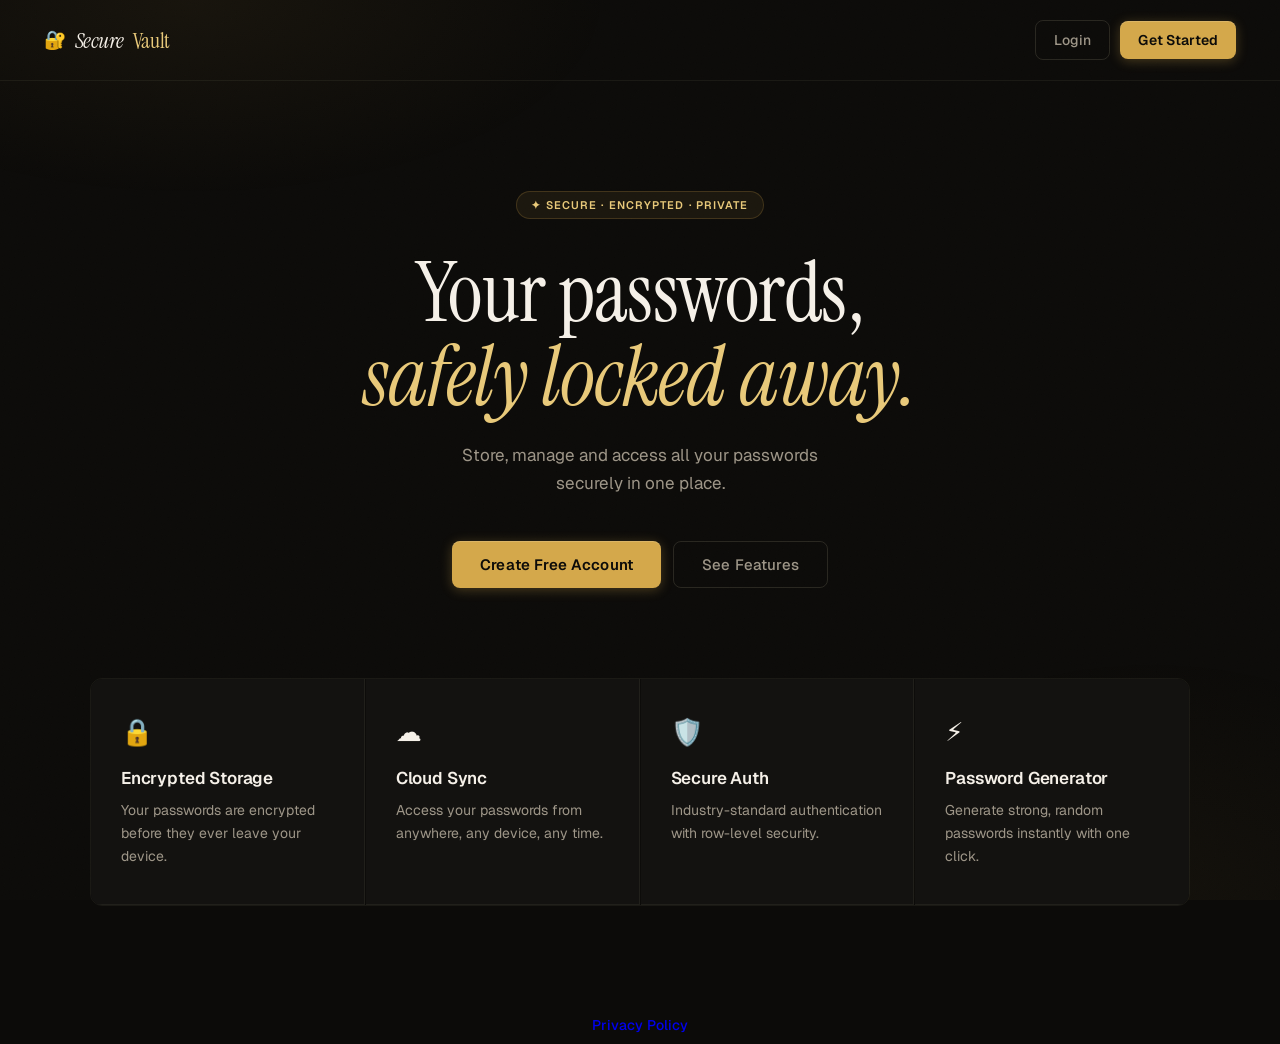
<file: index.html>
<!DOCTYPE html>
<!--
████████████████████████████████████████████████████████████████
█                                                              █
█   ██████╗██████╗ ██╗   ██╗██████╗ ████████╗ ██████╗          █
█  ██╔════╝██╔══██╗╚██╗ ██╔╝██╔══██╗╚══██╔══╝██╔═══██╗         █
█  ██║     ██████╔╝ ╚████╔╝ ██████╔╝   ██║   ██║   ██║         █
█  ██║     ██╔══██╗  ╚██╔╝  ██╔═══╝    ██║   ██║   ██║         █
█  ╚██████╗██║  ██║   ██║   ██║        ██║   ╚██████╔╝         █
█   ╚═════╝╚═╝  ╚═╝   ╚═╝   ╚═╝        ╚═╝    ╚═════╝          █
█                                                              █
█                    C R Y P T O K E E P                       █
█                 Secure Password Vault                         █
█                                                              █
████████████████████████████████████████████████████████████████


Hello Developer 👋

You just opened the source code of CryptoKeep.
This project is intentionally designed to be clean, readable,
and minimal — because security tools should stay simple.

━━━━━━━━━━━━━━━━━━━━━━━━━━━━━━━━━━━━━━━━━━━━━━━━━━━━━━━━━━━━━━
PROJECT OVERVIEW
━━━━━━━━━━━━━━━━━━━━━━━━━━━━━━━━━━━━━━━━━━━━━━━━━━━━━━━━━━━━━━
CryptoKeep is a lightweight password vault built with a focus on:

• Simplicity
• Security mindset
• Clean UI/UX
• Performance
• Maintainability
• Developer-friendly structure

━━━━━━━━━━━━━━━━━━━━━━━━━━━━━━━━━━━━━━━━━━━━━━━━━━━━━━━━━━━━━━
CORE FEATURES
━━━━━━━━━━━━━━━━━━━━━━━━━━━━━━━━━━━━━━━━━━━━━━━━━━━━━━━━━━━━━━
• Secure password storage
• User authentication
• Cloud synchronization
• Password search
• Copy to clipboard
• Password strength indicator
• Responsive dashboard UI
• Clean minimal interface

━━━━━━━━━━━━━━━━━━━━━━━━━━━━━━━━━━━━━━━━━━━━━━━━━━━━━━━━━━━━━━
DESIGN PHILOSOPHY
━━━━━━━━━━━━━━━━━━━━━━━━━━━━━━━━━━━━━━━━━━━━━━━━━━━━━━━━━━━━━━
Minimal UI
Maximum usability
No unnecessary clutter
No over-engineering
Just clean functional design

━━━━━━━━━━━━━━━━━━━━━━━━━━━━━━━━━━━━━━━━━━━━━━━━━━━━━━━━━━━━━━
ARCHITECTURE
━━━━━━━━━━━━━━━━━━━━━━━━━━━━━━━━━━━━━━━━━━━━━━━━━━━━━━━━━━━━━━
Frontend        → Responsive UI
Auth Layer      → Secure login system
Database        → User isolated records
Logic Layer     → Client-side handling
UI Components   → Modular structure

━━━━━━━━━━━━━━━━━━━━━━━━━━━━━━━━━━━━━━━━━━━━━━━━━━━━━━━━━━━━━━
DEVELOPER NOTES
━━━━━━━━━━━━━━━━━━━━━━━━━━━━━━━━━━━━━━━━━━━━━━━━━━━━━━━━━━━━━━
This codebase is structured to be:

• Easy to understand
• Easy to extend
• Easy to maintain
• Easy to deploy
• Easy to scale

No unnecessary complexity.
No heavy frameworks.
Just clean implementation.

━━━━━━━━━━━━━━━━━━━━━━━━━━━━━━━━━━━━━━━━━━━━━━━━━━━━━━━━━━━━━━
SECURITY PHILOSOPHY
━━━━━━━━━━━━━━━━━━━━━━━━━━━━━━━━━━━━━━━━━━━━━━━━━━━━━━━━━━━━━━
Security is not a feature.
Security is a mindset.

CryptoKeep focuses on:
• User isolation
• Clean logic flow
• Controlled access
• Minimal data exposure

━━━━━━━━━━━━━━━━━━━━━━━━━━━━━━━━━━━━━━━━━━━━━━━━━━━━━━━━━━━━━━
IF YOU ARE READING THIS
━━━━━━━━━━━━━━━━━━━━━━━━━━━━━━━━━━━━━━━━━━━━━━━━━━━━━━━━━━━━━━
You're either:

• A developer reviewing the code
• A curious learner
• A recruiter checking quality
• Or just someone exploring

Welcome — you're in the right place.

━━━━━━━━━━━━━━━━━━━━━━━━━━━━━━━━━━━━━━━━━━━━━━━━━━━━━━━━━━━━━━
MESSAGE
━━━━━━━━━━━━━━━━━━━━━━━━━━━━━━━━━━━━━━━━━━━━━━━━━━━━━━━━━━━━━━
Good software is not only about features.
It's about clarity, structure, and intention.

CryptoKeep is built with that philosophy.

━━━━━━━━━━━━━━━━━━━━━━━━━━━━━━━━━━━━━━━━━━━━━━━━━━━━━━━━━━━━━━
STATUS
━━━━━━━━━━━━━━━━━━━━━━━━━━━━━━━━━━━━━━━━━━━━━━━━━━━━━━━━━━━━━━
Project: CryptoKeep
Type: Secure Password Vault
Environment: Web Application
Version: 1.0
UI: Minimal Modern
Focus: Security + Simplicity

━━━━━━━━━━━━━━━━━━━━━━━━━━━━━━━━━━━━━━━━━━━━━━━━━━━━━━━━━━━━━━
END OF SOURCE MESSAGE
━━━━━━━━━━━━━━━━━━━━━━━━━━━━━━━━━━━━━━━━━━━━━━━━━━━━━━━━━━━━━━

Thanks for inspecting the code.
Curiosity builds better developers.

— CryptoKeep
-->
<html lang="en">
<head>
    <meta charset="UTF-8">
    <meta name="viewport" content="width=device-width, initial-scale=1.0">
    <title>My Vault — Secure Password Manager</title>
    <link rel="stylesheet" href="styles/style.css">
</head>
<body>
    <div class="container">
        <nav class="navbar">
            <div class="logo">
                <span class="logo-icon">🔐</span> Secure <em>Vault</em>
            </div>
            <div class="nav-links">
                <a href="login.html" class="btn btn-outline">Login</a>
                <a href="register.html" class="btn btn-primary">Get Started</a>
            </div>
        </nav>

        <div class="hero">
            <div class="hero-badge">✦ Secure · Encrypted · Private</div>
            <h1>Your passwords,<br><em>safely locked away.</em></h1>
            <p>Store, manage and access all your passwords securely in one place.</p>
            <div class="hero-buttons">
                <a href="register.html" class="btn btn-primary btn-large">Create Free Account</a>
                <a href="#features" class="btn btn-outline btn-large">See Features</a>
            </div>
        </div>

        <div class="features" id="features">
            <div class="feature-card">
                <span class="feature-icon">🔒</span>
                <h3>Encrypted Storage</h3>
                <p>Your passwords are encrypted before they ever leave your device.</p>
            </div>
            <div class="feature-card">
                <span class="feature-icon">☁️</span>
                <h3>Cloud Sync</h3>
                <p>Access your passwords from anywhere, any device, any time.</p>
            </div>
            <div class="feature-card">
                <span class="feature-icon">🛡️</span>
                <h3>Secure Auth</h3>
                <p>Industry-standard authentication with row-level security.</p>
            </div>
            <div class="feature-card">
                <span class="feature-icon">⚡</span>
                <h3>Password Generator</h3>
                <p>Generate strong, random passwords instantly with one click.</p>
            </div>
        </div>
        
        <div style="display: flex; justify-content: center;">
  <a href="#" class="btn btn-link">Privacy Policy</a>
</div>
    </div>
</body>
</html>
</file>
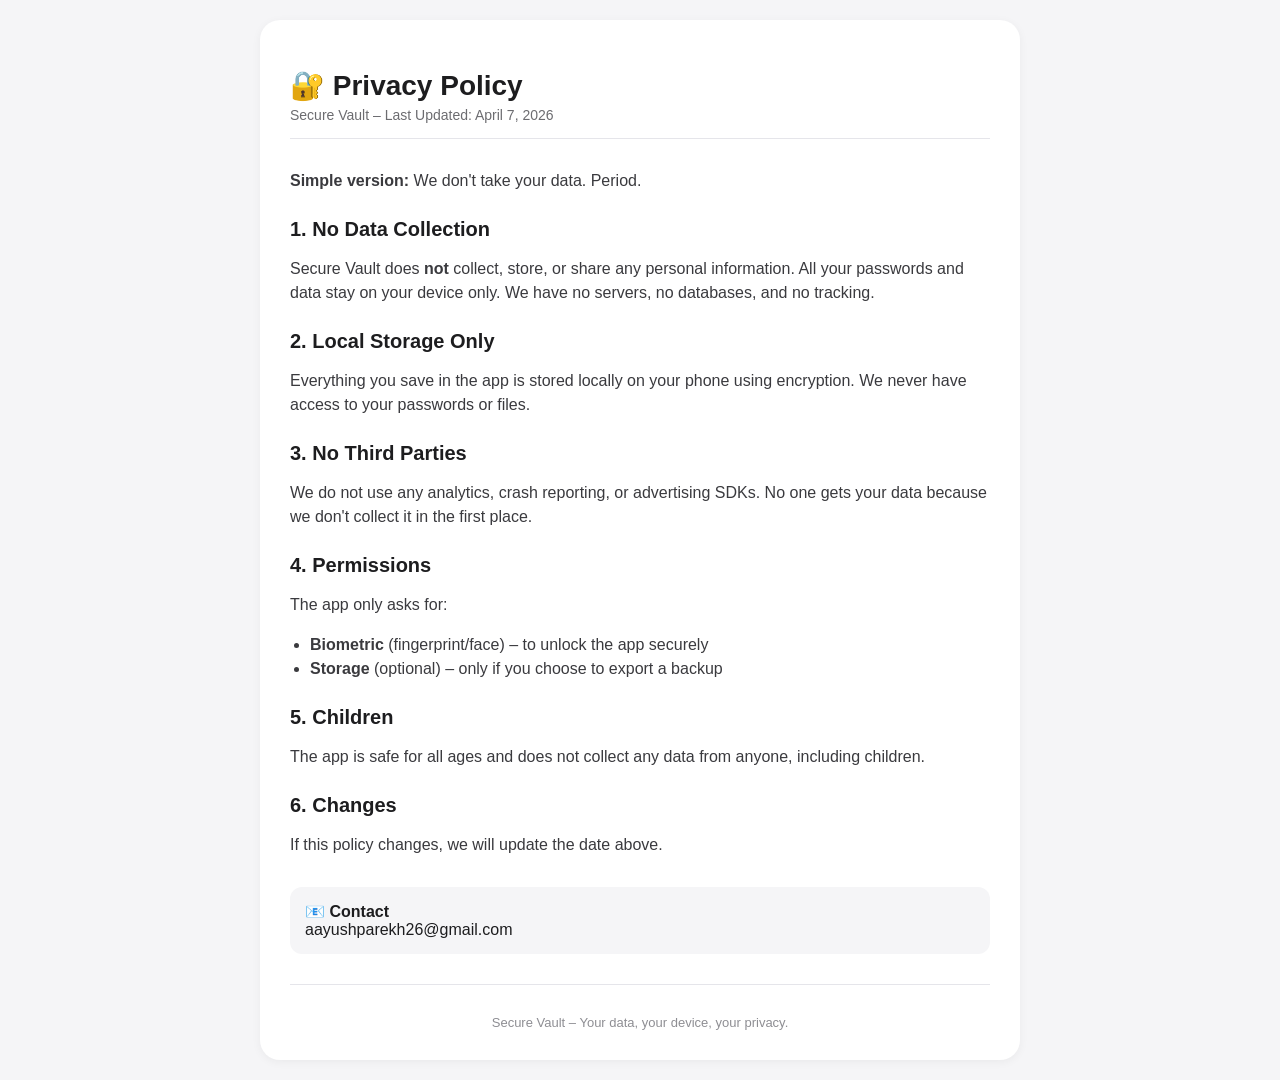
<file: privacy.html>
<!DOCTYPE html>
<html>
<head>
    <title>Privacy Policy – Secure Vault</title>
    <meta charset="UTF-8">
    <meta name="viewport" content="width=device-width, initial-scale=1">
    <style>
        body {
            font-family: -apple-system, BlinkMacSystemFont, 'Segoe UI', Roboto, sans-serif;
            background: #f5f5f7;
            margin: 0;
            padding: 20px;
            color: #1d1d1f;
        }
        .container {
            max-width: 700px;
            margin: 0 auto;
            background: white;
            padding: 30px;
            border-radius: 20px;
            box-shadow: 0 2px 10px rgba(0,0,0,0.05);
        }
        h1 {
            font-size: 28px;
            margin-bottom: 5px;
        }
        .date {
            color: #6c6c70;
            font-size: 14px;
            margin-bottom: 30px;
            border-bottom: 1px solid #e5e5ea;
            padding-bottom: 15px;
        }
        h2 {
            font-size: 20px;
            margin-top: 25px;
            margin-bottom: 10px;
        }
        p, li {
            line-height: 1.5;
            color: #3a3a3e;
        }
        ul {
            padding-left: 20px;
        }
        .contact {
            background: #f5f5f7;
            padding: 15px;
            border-radius: 12px;
            margin-top: 30px;
        }
        hr {
            border: none;
            border-top: 1px solid #e5e5ea;
            margin: 30px 0;
        }
    </style>
</head>
<body>
<div class="container">
    <h1>🔐 Privacy Policy</h1>
    <div class="date">Secure Vault – Last Updated: April 7, 2026</div>

    <p><strong>Simple version:</strong> We don't take your data. Period.</p>

    <h2>1. No Data Collection</h2>
    <p>Secure Vault does <strong>not</strong> collect, store, or share any personal information. All your passwords and data stay on your device only. We have no servers, no databases, and no tracking.</p>

    <h2>2. Local Storage Only</h2>
    <p>Everything you save in the app is stored locally on your phone using encryption. We never have access to your passwords or files.</p>

    <h2>3. No Third Parties</h2>
    <p>We do not use any analytics, crash reporting, or advertising SDKs. No one gets your data because we don't collect it in the first place.</p>

    <h2>4. Permissions</h2>
    <p>The app only asks for:</p>
    <ul>
        <li><strong>Biometric</strong> (fingerprint/face) – to unlock the app securely</li>
        <li><strong>Storage</strong> (optional) – only if you choose to export a backup</li>
    </ul>

    <h2>5. Children</h2>
    <p>The app is safe for all ages and does not collect any data from anyone, including children.</p>

    <h2>6. Changes</h2>
    <p>If this policy changes, we will update the date above.</p>

    <div class="contact">
        <strong>📧 Contact</strong><br>
        aayushparekh26@gmail.com
    </div>

    <hr>
    <div style="font-size: 13px; color: #8e8e93; text-align: center;">
        Secure Vault – Your data, your device, your privacy.
    </div>
</div>
</body>
</html>
</file>
<file: styles/style.css>
@import url('https://fonts.googleapis.com/css2?family=Instrument+Serif:ital@0;1&family=Geist:wght@300;400;500;600;700&family=Geist+Mono:wght@400;500&display=swap');

/* ─── Design Tokens ──────────────────────────────────────── */
:root {
  --bg:        #0c0b09;
  --bg2:       #131210;
  --bg3:       #1a1916;
  --surface:   #201e1b;
  --surface2:  #272420;
  --border:    rgba(255,240,200,0.06);
  --border2:   rgba(255,240,200,0.12);
  --border3:   rgba(255,240,200,0.22);
  --accent:    #d4a84b;
  --accent2:   #e8c97a;
  --accent3:   #f0dfa0;
  --accentDim: rgba(212,168,75,0.15);
  --danger:    #e07070;
  --dangerDim: rgba(224,112,112,0.12);
  --success:   #6dbf8e;
  --warn:      #d4a84b;
  --text:      #f5f0e8;
  --text2:     #9e9688;
  --text3:     #5a564e;
  --text4:     #3a3730;
  --radius:    12px;
  --radius-sm: 8px;
  --radius-xs: 5px;
  --trans:     all 0.2s cubic-bezier(0.4,0,0.2,1);
  --shadow:    0 4px 24px rgba(0,0,0,0.5);
  --shadowLg:  0 16px 60px rgba(0,0,0,0.65);
}

/* ─── Reset ─────────────────────────────────────────────── */
*, *::before, *::after { box-sizing: border-box; margin: 0; padding: 0; }
html { scroll-behavior: smooth; }

body {
  font-family: 'Geist', system-ui, sans-serif;
  background: var(--bg);
  color: var(--text);
  min-height: 100vh;
  overflow-x: hidden;
  -webkit-font-smoothing: antialiased;
  -moz-osx-font-smoothing: grayscale;
}

body::before {
  content: '';
  position: fixed; inset: 0;
  background-image: url("data:image/svg+xml,%3Csvg viewBox='0 0 256 256' xmlns='http://www.w3.org/2000/svg'%3E%3Cfilter id='noise'%3E%3CfeTurbulence type='fractalNoise' baseFrequency='0.9' numOctaves='4' stitchTiles='stitch'/%3E%3C/filter%3E%3Crect width='100%25' height='100%25' filter='url(%23noise)' opacity='0.035'/%3E%3C/svg%3E");
  background-size: 200px 200px;
  pointer-events: none; z-index: 0; opacity: 0.5;
}

body::after {
  content: '';
  position: fixed; inset: 0;
  background:
    radial-gradient(ellipse 60% 40% at 15% 0%, rgba(212,168,75,0.06) 0%, transparent 55%),
    radial-gradient(ellipse 50% 50% at 90% 100%, rgba(212,168,75,0.04) 0%, transparent 55%);
  pointer-events: none; z-index: 0;
}

/* ─── Typography ─────────────────────────────────────────── */
h1,h2,h3 { font-family: 'Instrument Serif', Georgia, serif; letter-spacing: -0.01em; font-weight: 400; }
h4,h5,h6 { font-family: 'Geist', sans-serif; }
code, .mono { font-family: 'Geist Mono', monospace; }

/* ─── Scrollbar ──────────────────────────────────────────── */
::-webkit-scrollbar { width: 5px; }
::-webkit-scrollbar-track { background: transparent; }
::-webkit-scrollbar-thumb { background: var(--surface2); border-radius: 99px; }
::-webkit-scrollbar-thumb:hover { background: var(--border3); }

/* ─── Buttons ────────────────────────────────────────────── */
.btn {
  display: inline-flex; align-items: center; justify-content: center; gap: 6px;
  font-family: 'Geist', sans-serif; font-size: 14px; font-weight: 500;
  padding: 10px 18px; border-radius: var(--radius-sm); border: none;
  cursor: pointer; text-decoration: none; transition: var(--trans);
  white-space: nowrap; position: relative; letter-spacing: 0.01em;
  user-select: none;
}
.btn:active { transform: scale(0.975); }

.btn-primary {
  background: var(--accent);
  color: #0c0b09;
  font-weight: 600;
  box-shadow: 0 2px 12px rgba(212,168,75,0.3), inset 0 1px 0 rgba(255,255,255,0.15);
}
.btn-primary:hover {
  background: var(--accent2);
  box-shadow: 0 4px 20px rgba(212,168,75,0.45);
}

.btn-outline {
  background: transparent;
  color: var(--text2);
  border: 1px solid var(--border2);
}
.btn-outline:hover { color: var(--text); border-color: var(--border3); background: var(--surface); }

.btn-danger {
  background: var(--dangerDim);
  color: var(--danger);
  border: 1px solid rgba(224,112,112,0.25);
}
.btn-danger:hover { background: rgba(224,112,112,0.2); }

.btn-ghost {
  background: transparent; color: var(--text2); padding: 8px 12px;
}
.btn-ghost:hover { color: var(--text); background: var(--surface); }

.btn-block { width: 100%; }
.btn-large { padding: 13px 28px; font-size: 15px; }
.btn-sm { padding: 7px 13px; font-size: 13px; }

.btn-icon {
  background: none; border: none; cursor: pointer;
  padding: 6px 8px; border-radius: var(--radius-xs); font-size: 14px;
  color: var(--text3); transition: var(--trans);
  display: inline-flex; align-items: center; justify-content: center;
}
.btn-icon:hover { color: var(--text2); background: var(--surface2); }

/* ─── Form Elements ──────────────────────────────────────── */
.form-group {
  display: flex; flex-direction: column; gap: 7px; margin-bottom: 16px;
}
.form-group label {
  font-size: 11.5px; font-weight: 600; color: var(--text3);
  letter-spacing: 0.08em; text-transform: uppercase; font-family: 'Geist', sans-serif;
}

.input-wrap { position: relative; display: flex; align-items: center; }
.input-wrap input { padding-right: 44px; }
.input-wrap .toggle-pw {
  position: absolute; right: 12px;
  background: none; border: none; cursor: pointer;
  color: var(--text3); font-size: 15px; transition: var(--trans);
  display: flex; align-items: center; padding: 4px;
  border-radius: 4px;
}
.input-wrap .toggle-pw:hover { color: var(--text2); }

input[type="text"], input[type="email"],
input[type="password"], textarea, select {
  width: 100%;
  background: var(--bg2);
  border: 1px solid var(--border2);
  border-radius: var(--radius-sm);
  color: var(--text);
  font-family: 'Geist', sans-serif;
  font-size: 14px;
  padding: 11px 14px;
  transition: var(--trans);
  outline: none;
}
input::placeholder { color: var(--text4); }
input:focus {
  border-color: rgba(212,168,75,0.5);
  box-shadow: 0 0 0 3px rgba(212,168,75,0.1);
  background: var(--bg3);
}

/* ─── Password Strength ──────────────────────────────────── */
.strength-bar {
  height: 3px; background: var(--bg3);
  border-radius: 99px; margin-top: 8px; overflow: hidden;
}
.strength-fill {
  height: 100%; width: 0; border-radius: 99px;
  transition: width 0.4s ease, background 0.3s ease;
}
.strength-label { font-size: 11px; color: var(--text3); margin-top: 5px; font-family: 'Geist', sans-serif; }

/* ─── Toast ──────────────────────────────────────────────── */
#toast-container {
  position: fixed; bottom: 24px; right: 24px;
  z-index: 9999; display: flex; flex-direction: column; gap: 8px;
  pointer-events: none;
}
.toast {
  display: flex; align-items: center; gap: 10px;
  padding: 12px 16px; border-radius: var(--radius);
  font-size: 13px; font-weight: 500; font-family: 'Geist', sans-serif;
  backdrop-filter: blur(20px);
  border: 1px solid var(--border2);
  box-shadow: var(--shadowLg);
  animation: toastIn 0.3s cubic-bezier(0.34,1.4,0.64,1) forwards;
  pointer-events: all; max-width: 320px;
}
.toast.success { background: rgba(109,191,142,0.1); border-color: rgba(109,191,142,0.25); color: var(--success); }
.toast.error   { background: rgba(224,112,112,0.1); border-color: rgba(224,112,112,0.25); color: var(--danger); }
.toast.info    { background: rgba(212,168,75,0.1);  border-color: rgba(212,168,75,0.25);  color: var(--accent2); }
.toast.out { animation: toastOut 0.25s ease forwards; }

@keyframes toastIn  { from { opacity:0; transform:translateY(12px) scale(0.96); } to { opacity:1; transform:translateY(0) scale(1); } }
@keyframes toastOut { from { opacity:1; transform:translateY(0); } to { opacity:0; transform:translateY(8px); } }

/* ─── Navbar ─────────────────────────────────────────────── */
.navbar {
  display: flex; align-items: center; justify-content: space-between;
  padding: 20px 44px;
  position: relative; z-index: 10;
  border-bottom: 1px solid var(--border);
}
.logo {
  font-family: 'Instrument Serif', serif;
  font-size: 22px; font-weight: 400;
  color: var(--text); letter-spacing: -0.02em;
  display: flex; align-items: center; gap: 9px;
  font-style: italic;
}
.logo-icon { font-style: normal; font-size: 18px; }
.logo em { color: var(--accent2); font-style: normal; }
.nav-links { display: flex; align-items: center; gap: 10px; }

/* ─── Hero ───────────────────────────────────────────────── */
.hero {
  text-align: center; padding: 110px 40px 90px;
  position: relative; z-index: 1;
}
.hero-badge {
  display: inline-flex; align-items: center; gap: 8px;
  background: rgba(212,168,75,0.08);
  border: 1px solid rgba(212,168,75,0.2);
  color: var(--accent2); font-size: 11px; font-weight: 600;
  padding: 6px 14px; border-radius: 99px; margin-bottom: 32px;
  letter-spacing: 0.1em; text-transform: uppercase; font-family: 'Geist', sans-serif;
}
.hero h1 {
  font-size: clamp(48px, 7vw, 84px);
  line-height: 1.0; margin-bottom: 22px;
  color: var(--text);
  font-weight: 400;
}
.hero h1 em { color: var(--accent2); font-style: italic; }
.hero p {
  font-size: 17px; color: var(--text2); max-width: 420px; margin: 0 auto 44px;
  line-height: 1.65; font-family: 'Geist', sans-serif;
}
.hero-buttons { display: flex; gap: 12px; justify-content: center; flex-wrap: wrap; }

/* ─── Features ───────────────────────────────────────────── */
.features {
  display: grid; grid-template-columns: repeat(auto-fit, minmax(220px, 1fr));
  gap: 1px; padding: 0; max-width: 1100px; margin: 0 auto 100px;
  position: relative; z-index: 1;
  border: 1px solid var(--border);
  border-radius: var(--radius);
  overflow: hidden;
}
.feature-card {
  background: var(--bg2);
  padding: 36px 30px;
  transition: var(--trans);
  border-right: 1px solid var(--border);
  border-bottom: 1px solid var(--border);
}
.feature-card:last-child { border-right: none; }
.feature-card:hover { background: var(--bg3); }
.feature-icon { font-size: 26px; margin-bottom: 18px; display: block; }
.feature-card h3 { font-size: 17px; margin-bottom: 10px; color: var(--text); font-family: 'Geist', sans-serif; font-weight: 600; }
.feature-card p { color: var(--text2); font-size: 14px; line-height: 1.65; }

/* ─── Auth Pages ─────────────────────────────────────────── */
.auth-container {
  min-height: calc(100vh - 65px); display: flex;
  align-items: center; justify-content: center;
  padding: 40px 20px; position: relative; z-index: 1;
}
.auth-card {
  background: var(--bg2);
  border: 1px solid var(--border2);
  border-radius: 16px; padding: 44px 40px;
  width: 100%; max-width: 420px;
  box-shadow: var(--shadowLg);
  animation: fadeUp 0.45s ease both;
}
.auth-card h2 {
  font-size: 30px; margin-bottom: 6px; font-weight: 400;
}
.auth-subtitle { color: var(--text2); font-size: 14px; margin-bottom: 30px; }
.auth-link { color: var(--text3); font-size: 13px; text-align: center; margin-top: 14px; }
.auth-link a { color: var(--accent2); text-decoration: none; font-weight: 500; }
.auth-link a:hover { text-decoration: underline; }

@keyframes fadeUp {
  from { opacity:0; transform:translateY(16px); }
  to   { opacity:1; transform:translateY(0); }
}

/* ─── Dashboard Nav ──────────────────────────────────────── */
.dashboard-nav {
  display: flex; align-items: center; justify-content: space-between;
  padding: 16px 36px;
  background: rgba(12,11,9,0.85); backdrop-filter: blur(24px);
  border-bottom: 1px solid var(--border);
  position: sticky; top: 0; z-index: 100;
}
.nav-user { display: flex; align-items: center; gap: 12px; }
.nav-avatar {
  width: 32px; height: 32px; border-radius: 50%;
  background: linear-gradient(135deg, var(--accent), var(--accent3));
  display: flex; align-items: center; justify-content: center;
  font-size: 12px; font-weight: 700; color: #0c0b09;
  flex-shrink: 0; font-family: 'Geist', sans-serif;
}
.nav-email { font-size: 13px; color: var(--text3); max-width: 200px; overflow: hidden; white-space: nowrap; text-overflow: ellipsis; }

/* ─── Dashboard Content ──────────────────────────────────── */
.dashboard-content {
  max-width: 1080px; margin: 0 auto; padding: 44px 36px;
  position: relative; z-index: 1;
}
.vault-header {
  display: flex; align-items: center; justify-content: space-between;
  margin-bottom: 32px; gap: 16px; flex-wrap: wrap;
}
.vault-header h1 { font-size: 32px; color: var(--text); }
.vault-header-actions { display: flex; align-items: center; gap: 8px; flex-wrap: wrap; }

.vault-stats { display: flex; gap: 16px; margin-bottom: 28px; flex-wrap: wrap; align-items: center; }
.stat-card {
  background: var(--bg2); border: 1px solid var(--border);
  border-radius: var(--radius); padding: 18px 22px;
  display: flex; align-items: center; gap: 16px;
}
.stat-num {
  font-family: 'Instrument Serif', serif; font-size: 36px; color: var(--accent2);
  line-height: 1; font-weight: 400;
}
.stat-label { font-size: 12px; color: var(--text3); letter-spacing: 0.06em; text-transform: uppercase; font-family: 'Geist', sans-serif; }

/* ─── Badges ─────────────────────────────────────────────── */
.badge {
  display: inline-flex; align-items: center;
  font-size: 10px; font-weight: 700; font-family: 'Geist', sans-serif;
  padding: 2px 6px; border-radius: 99px; letter-spacing: 0.04em;
  flex-shrink: 0;
}
.badge-old {
  background: rgba(224,112,112,0.15);
  color: var(--danger);
  border: 1px solid rgba(224,112,112,0.3);
}
.badge-dupe {
  background: rgba(212,168,75,0.12);
  color: var(--accent2);
  border: 1px solid rgba(212,168,75,0.3);
}

/* ─── Search + Sort Row ──────────────────────────────────── */
.search-sort-row {
  display: flex; gap: 10px; margin-bottom: 28px; align-items: stretch;
}
.search-bar { position: relative; flex: 1; }
.search-icon {
  position: absolute; left: 14px; top: 50%; transform: translateY(-50%);
  color: var(--text3); font-size: 15px; pointer-events: none;
}
.search-bar input {
  padding-left: 42px; padding-right: 42px;
  background: var(--bg2); border-color: var(--border2);
}
.search-clear {
  position: absolute; right: 12px; top: 50%; transform: translateY(-50%);
  background: none; border: none; cursor: pointer;
  color: var(--text3); font-size: 14px; transition: var(--trans);
  display: none; width: 22px; height: 22px;
  align-items: center; justify-content: center;
  border-radius: 4px;
}
.search-clear.show { display: flex; }
.search-clear:hover { color: var(--text2); background: var(--surface2); }

.sort-select {
  width: auto; min-width: 148px; padding: 11px 14px;
  background: var(--bg2); border: 1px solid var(--border2);
  color: var(--text2); border-radius: var(--radius-sm);
  font-size: 13px; cursor: pointer; flex-shrink: 0;
  appearance: none;
  background-image: url("data:image/svg+xml,%3Csvg xmlns='http://www.w3.org/2000/svg' width='12' height='7' viewBox='0 0 12 7'%3E%3Cpath d='M1 1l5 5 5-5' stroke='%235a564e' stroke-width='1.5' fill='none' stroke-linecap='round'/%3E%3C/svg%3E");
  background-repeat: no-repeat;
  background-position: right 12px center;
  padding-right: 32px;
}
.sort-select:focus { border-color: rgba(212,168,75,0.5); box-shadow: 0 0 0 3px rgba(212,168,75,0.1); }

/* ─── Vault Grid ─────────────────────────────────────────── */
.vault-grid {
  display: grid;
  grid-template-columns: repeat(auto-fill, minmax(290px, 1fr));
  gap: 12px;
}
.vault-item {
  background: var(--bg2);
  border: 1px solid var(--border);
  border-radius: var(--radius); padding: 20px 22px;
  transition: var(--trans); position: relative;
  animation: fadeUp 0.3s ease both;
}
.vault-item:hover {
  border-color: var(--border2);
  background: var(--bg3);
  transform: translateY(-1px);
  box-shadow: 0 8px 28px rgba(0,0,0,0.35);
}
.vault-item--old {
  border-color: rgba(224,112,112,0.18);
}
.vault-item--old:hover { border-color: rgba(224,112,112,0.35); }

.vault-item-header {
  display: flex; align-items: center; justify-content: space-between;
  gap: 12px; cursor: pointer;
}
.site-info { display: flex; align-items: center; gap: 12px; flex: 1; min-width: 0; }
.site-favicon {
  width: 36px; height: 36px; border-radius: 9px;
  background: var(--surface2);
  border: 1px solid var(--border);
  display: flex; align-items: center; justify-content: center;
  font-size: 17px; flex-shrink: 0; overflow: hidden;
}
.site-favicon img { width: 100%; height: 100%; object-fit: cover; border-radius: 9px; }
.site-name-row { display: flex; align-items: center; gap: 5px; flex-wrap: wrap; }
.site-name { font-size: 14px; font-weight: 600; color: var(--text); overflow: hidden; white-space: nowrap; text-overflow: ellipsis; }
.site-username { font-size: 12px; color: var(--text3); margin-top: 2px; overflow: hidden; white-space: nowrap; text-overflow: ellipsis; }
.item-actions { display: flex; gap: 2px; flex-shrink: 0; }
.item-date {
  font-size: 11px; color: var(--text4); margin-top: 14px;
  padding-top: 12px; border-top: 1px solid var(--border);
  font-family: 'Geist Mono', monospace;
}

.no-items, .loading, .error {
  grid-column: 1 / -1; text-align: center;
  padding: 70px 20px; color: var(--text2); font-size: 15px;
}
.no-items { color: var(--text3); }
.loading { animation: pulse 1.8s infinite; }
.error { color: var(--danger); }

@keyframes pulse { 0%,100% { opacity:1; } 50% { opacity:0.45; } }

/* ─── Modals ─────────────────────────────────────────────── */
.modal {
  display: none; position: fixed; inset: 0; z-index: 1000;
  background: rgba(0,0,0,0.75); backdrop-filter: blur(8px);
  align-items: center; justify-content: center; padding: 20px;
}
.modal.show { display: flex; }

.modal-content {
  background: var(--bg2); border: 1px solid var(--border2);
  border-radius: 16px; padding: 32px; width: 100%; max-width: 440px;
  animation: modalIn 0.28s cubic-bezier(0.34,1.4,0.64,1) both;
  position: relative; box-shadow: var(--shadowLg);
  max-height: 90vh; overflow-y: auto;
}
@keyframes modalIn {
  from { opacity:0; transform:scale(0.94) translateY(10px); }
  to   { opacity:1; transform:scale(1) translateY(0); }
}

.modal-header {
  display: flex; align-items: center; justify-content: space-between;
  margin-bottom: 24px;
}
.modal-header h2 { font-size: 22px; }

.close-btn {
  width: 30px; height: 30px; border-radius: 6px;
  background: var(--surface); border: 1px solid var(--border);
  color: var(--text3); font-size: 16px; cursor: pointer;
  display: flex; align-items: center; justify-content: center;
  transition: var(--trans); font-family: 'Geist', sans-serif;
}
.close-btn:hover { color: var(--text); border-color: var(--border2); }

.modal-actions { display: flex; gap: 10px; }
.modal-actions .btn { flex: 1; }

/* ─── View Modal ─────────────────────────────────────────── */
.view-site-header {
  display: flex; align-items: center; gap: 14px;
}
.view-favicon {
  width: 46px; height: 46px; border-radius: 12px;
  background: var(--surface2);
  border: 1px solid var(--border2);
  display: flex; align-items: center; justify-content: center; font-size: 22px;
}
.detail-row {
  background: var(--bg3); border: 1px solid var(--border);
  border-radius: var(--radius-sm); padding: 12px 14px;
  margin-bottom: 8px;
}
.detail-label { font-size: 10.5px; color: var(--text4); text-transform: uppercase; letter-spacing: 0.08em; margin-bottom: 5px; font-family: 'Geist', sans-serif; font-weight: 600; }
.detail-value {
  font-size: 14px; color: var(--text); font-weight: 500;
  display: flex; align-items: center; justify-content: space-between; gap: 8px;
}
.detail-actions { display: flex; gap: 2px; flex-shrink: 0; }
#viewPassword { font-family: 'Geist Mono', monospace; font-size: 13px; letter-spacing: 1.5px; }

/* ─── Generator ──────────────────────────────────────────── */
.generator-row { display: flex; gap: 8px; align-items: center; margin-bottom: 14px; }
.generator-row input[type="text"] { font-family: 'Geist Mono', monospace; font-size: 13px; letter-spacing: 1px; }
.gen-options { display: flex; gap: 10px; flex-wrap: wrap; margin-bottom: 12px; }
.gen-check {
  display: flex; align-items: center; gap: 6px;
  font-size: 13px; color: var(--text2); cursor: pointer; font-family: 'Geist', sans-serif;
}
.gen-check input[type="checkbox"] { accent-color: var(--accent); width: 14px; height: 14px; }
.gen-length { display: flex; align-items: center; gap: 10px; font-size: 13px; color: var(--text2); font-family: 'Geist', sans-serif; }
.gen-length input[type="range"] { accent-color: var(--accent); flex: 1; }
.gen-length span { color: var(--text); font-weight: 600; min-width: 20px; text-align: right; font-family: 'Geist Mono', monospace; }

/* ─── Delete Modal ───────────────────────────────────────── */
.delete-modal { max-width: 360px; text-align: center; }
.delete-icon { font-size: 36px; text-align: center; margin-bottom: 14px; }
.delete-modal h2 { font-size: 24px; margin-bottom: 10px; }
.delete-modal p { color: var(--text2); font-size: 14px; line-height: 1.5; }
.delete-site { color: var(--accent2); font-weight: 600; margin-top: 6px; font-size: 15px; font-family: 'Geist', sans-serif; }
.delete-modal .modal-actions { margin-top: 24px; justify-content: center; }

/* ─── Import Modal ───────────────────────────────────────── */
.import-drop-zone {
  border: 2px dashed var(--border2);
  border-radius: var(--radius);
  padding: 32px 20px;
  text-align: center;
  cursor: pointer;
  transition: var(--trans);
  color: var(--text3);
  font-size: 14px;
  line-height: 1.6;
}
.import-drop-zone:hover {
  border-color: var(--accent);
  background: var(--accentDim);
  color: var(--text2);
}
.import-drop-icon { font-size: 32px; margin-bottom: 10px; }

.import-preview-header {
  font-size: 13px; color: var(--text3); margin-bottom: 10px;
}
.import-preview-header strong { color: var(--accent2); }

.import-table-wrap { overflow-x: auto; border-radius: var(--radius-sm); border: 1px solid var(--border); }
.import-table {
  width: 100%; border-collapse: collapse;
  font-size: 12px; font-family: 'Geist', sans-serif;
}
.import-table th {
  background: var(--bg3); color: var(--text3);
  padding: 8px 12px; text-align: left;
  font-weight: 600; letter-spacing: 0.05em; text-transform: uppercase; font-size: 10px;
  border-bottom: 1px solid var(--border);
}
.import-table td {
  padding: 8px 12px; color: var(--text2);
  border-bottom: 1px solid var(--border);
  max-width: 140px; overflow: hidden; white-space: nowrap; text-overflow: ellipsis;
}
.import-table tr:last-child td { border-bottom: none; }
.import-table td.mono { font-family: 'Geist Mono', monospace; color: var(--text3); letter-spacing: 1px; }

.import-error-box {
  background: var(--dangerDim);
  border: 1px solid rgba(224,112,112,0.3);
  border-radius: var(--radius-sm);
  color: var(--danger);
  font-size: 13px; line-height: 1.7;
  padding: 14px 16px;
  margin-top: 8px;
  white-space: pre-wrap;
  font-family: 'Geist', sans-serif;
}

/* ─── Section Divider ────────────────────────────────────── */
.divider {
  height: 1px; background: var(--border);
  margin: 16px 0;
}

/* ─── Responsive ─────────────────────────────────────────── */
@media (max-width: 768px) {
  .navbar, .dashboard-nav { padding: 16px 20px; }
  .hero { padding: 70px 20px 60px; }
  .features { margin: 0 20px 70px; }
  .dashboard-content { padding: 28px 18px; }
  .vault-grid { grid-template-columns: 1fr; }
  .auth-card { padding: 32px 22px; }
  .modal-content { padding: 26px 20px; }
  .search-sort-row { flex-direction: column; }
  .sort-select { width: 100%; }
  .vault-header-actions { gap: 6px; }
}

@media (max-width: 480px) {
  .hero h1 { font-size: 40px; }
  .nav-links .btn-outline { display: none; }
  .nav-email { display: none; }
  .features { grid-template-columns: 1fr; }
  .vault-header { flex-direction: column; align-items: flex-start; gap: 12px; }
}
</file>
